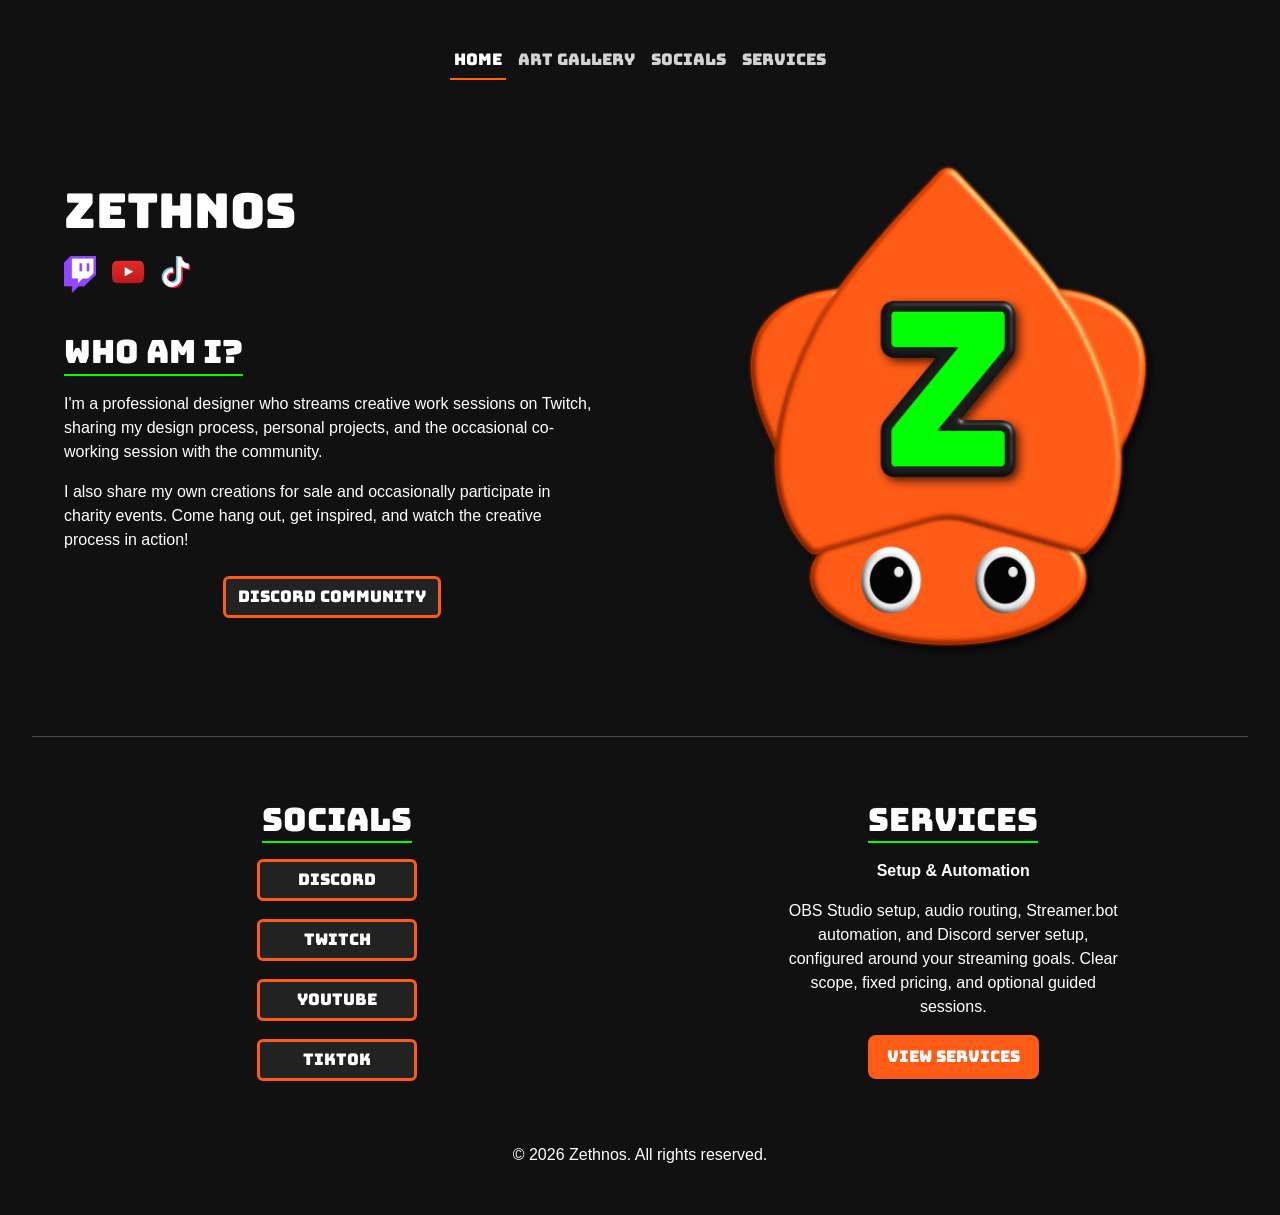
<file: index.html>
<!doctype html>
<html lang="en">
  <head>
    <meta charset="UTF-8" />
    <meta name="viewport" content="width=device-width, initial-scale=1.0" />
    <title>Zethnos | Content Creator & Artist</title>
    <meta
      name="description"
      content="Zethnos is a designer and content creator who streams creative work, shares art, and builds a welcoming community. Explore the portfolio and streaming setup services."
    />
    <meta
      property="og:title"
      content="Zethnos | Content Creator & Freelance Artist"
    />
    <meta
      property="og:description"
      content="Join Zethnos's community for streaming, creative work, and art."
    />
    <meta
      property="og:image"
      content="https://zethnos.com/img/og-home.jpg"
    />
    <meta name="twitter:card" content="summary_large_image" />
    <link rel="canonical" href="https://zethnos.com/" />
    <script type="application/ld+json">
      {
        "@context": "https://schema.org",
        "@type": "Person",
        "name": "Zethnos",
        "jobTitle": "Content Creator and Freelance Artist",
        "url": "https://zethnos.com",
        "sameAs": [
          "https://www.twitch.tv/zethnos",
          "https://www.youtube.com/@zethnos",
          "https://www.tiktok.com/@zethnos"
        ]
      }
    </script>
    <link rel="icon" type="image/x-icon" href="img/favicon/favicon.ico" />
    <link rel="manifest" href="img/favicon/site.webmanifest" />
    <link
      href="https://cdn.jsdelivr.net/npm/bootstrap@5.3.3/dist/css/bootstrap.min.css"
      rel="stylesheet"
    />
    <link
      href="https://fonts.googleapis.com/css2?family=Bungee&display=swap"
      rel="stylesheet"
    />
    <link
      href="https://fonts.googleapis.com/css2?family=Roboto:wght@400;700&display=swap"
      rel="stylesheet"
    />
    <link rel="stylesheet" href="style.css?v=3" />
  </head>
  <body>
    <nav class="navbar navbar-expand-lg">
      <div class="container-fluid">
        <button
          class="navbar-toggler"
          type="button"
          data-bs-toggle="collapse"
          data-bs-target="#navbarNav"
          aria-controls="navbarNav"
          aria-expanded="false"
          aria-label="Toggle navigation"
        >
          <span class="navbar-toggler-icon"></span>
        </button>
        <div
          class="collapse navbar-collapse justify-content-center"
          id="navbarNav"
        >
          <ul class="navbar-nav">
            <li class="nav-item">
              <a class="nav-link active" aria-current="page" href="index.html"
                >Home</a
              >
            </li>
            <li class="nav-item">
              <a class="nav-link" href="gallery.html">Art Gallery</a>
            </li>
            <li class="nav-item">
              <a class="nav-link" href="socials.html">Socials</a>
            </li>
            <li class="nav-item">
              <a class="nav-link" href="services.html">Services</a>
            </li>
          </ul>
        </div>
      </div>
    </nav>

    <div class="card-container">
      <section class="zethnos-card">
        <h1 class="zethnos-title">Zethnos</h1>
        <div class="social-logos">
          <a href="https://www.twitch.tv/zethnos" rel="nofollow" target="_blank"
            ><img src="img/social/twitch.png" alt="Twitch Logo"
          /></a>
          <a
            href="https://www.youtube.com/@zethnos"
            rel="nofollow"
            target="_blank"
            ><img src="img/social/youtube.png" alt="YouTube Logo"
          /></a>
          <a
            href="https://www.tiktok.com/@zethnos"
            rel="nofollow"
            target="_blank"
            ><img src="img/social/tiktok.png" alt="TikTok Logo"
          /></a>
        </div>
        <h2>Who am I?</h2>
        <p>
          I'm a professional designer who streams creative work sessions on
          Twitch, sharing my design process, personal projects, and the
          occasional co-working session with the community.
        </p>
        <p>
          I also share my own creations for sale and occasionally participate in
          charity events. Come hang out, get inspired, and watch the creative
          process in action!
        </p>
        <a
          href="https://discord.gg/MZfSsdnJea"
          rel="nofollow"
          target="_blank"
          class="btn btn-custom"
          >Discord Community</a
        >
      </section>

      <section class="logo-card">
        <img src="img/logo.png" alt="Zethnos Logo" />
      </section>
    </div>
    <hr />
    <div class="card-container">
      <!-- Schedule card removed pending a real data source -->

      <section class="minor-card card-body">
        <h2>Socials</h2>
        <div class="d-flex flex-column align-items-center gap-2">
          <a
            href="https://discord.gg/MZfSsdnJea"
            rel="nofollow"
            class="btn btn-custom" style="width:auto;min-width:160px;"
            target="_blank"
            >Discord</a
          >
          <a
            href="https://www.twitch.tv/zethnos"
            rel="nofollow"
            class="btn btn-custom" style="width:auto;min-width:160px;"
            target="_blank"
            >Twitch</a
          >
          <a
            href="https://www.youtube.com/@zethnos"
            rel="nofollow"
            class="btn btn-custom" style="width:auto;min-width:160px;"
            target="_blank"
            >YouTube</a
          >
          <a
            href="https://www.tiktok.com/@zethnos"
            rel="nofollow"
            class="btn btn-custom" style="width:auto;min-width:160px;"
            target="_blank"
            >TikTok</a
          >
        </div>
      </section>
      <section class="minor-card business">
        <h2>Services</h2>
        <p><strong>Setup &amp; Automation</strong></p>
        <p>
          OBS Studio setup, audio routing, Streamer.bot automation, and Discord
          server setup, configured around your streaming goals. Clear scope,
          fixed pricing, and optional guided sessions.
        </p>
        <p>
          <a href="services.html" class="btn-cta" style="color:#fff !important;">View Services</a>
        </p>
      </section>
    </div>
    <div class="row">
      <footer>
        <p class="text-center">© 2026 Zethnos. All rights reserved.</p>
      </footer>
    </div>
    <script
      src="https://cdn.jsdelivr.net/npm/bootstrap@5.3.3/dist/js/bootstrap.bundle.min.js"
      integrity="sha384-YvpcrYf0tY3lHB60NNkmXc5s9fDVZLESaAA55NDzOxhy9GkcIdslK1eN7N6jIeHz"
      crossorigin="anonymous"
    ></script>
  </body>
<!-- Cloudflare Web Analytics --><script type='module' src='https://static.cloudflareinsights.com/beacon.min.js' data-cf-beacon='{"token": "5ae71d0bb1634c629a04a23cfa658bd1"}'></script><!-- End Cloudflare Web Analytics -->
</html>
</file>
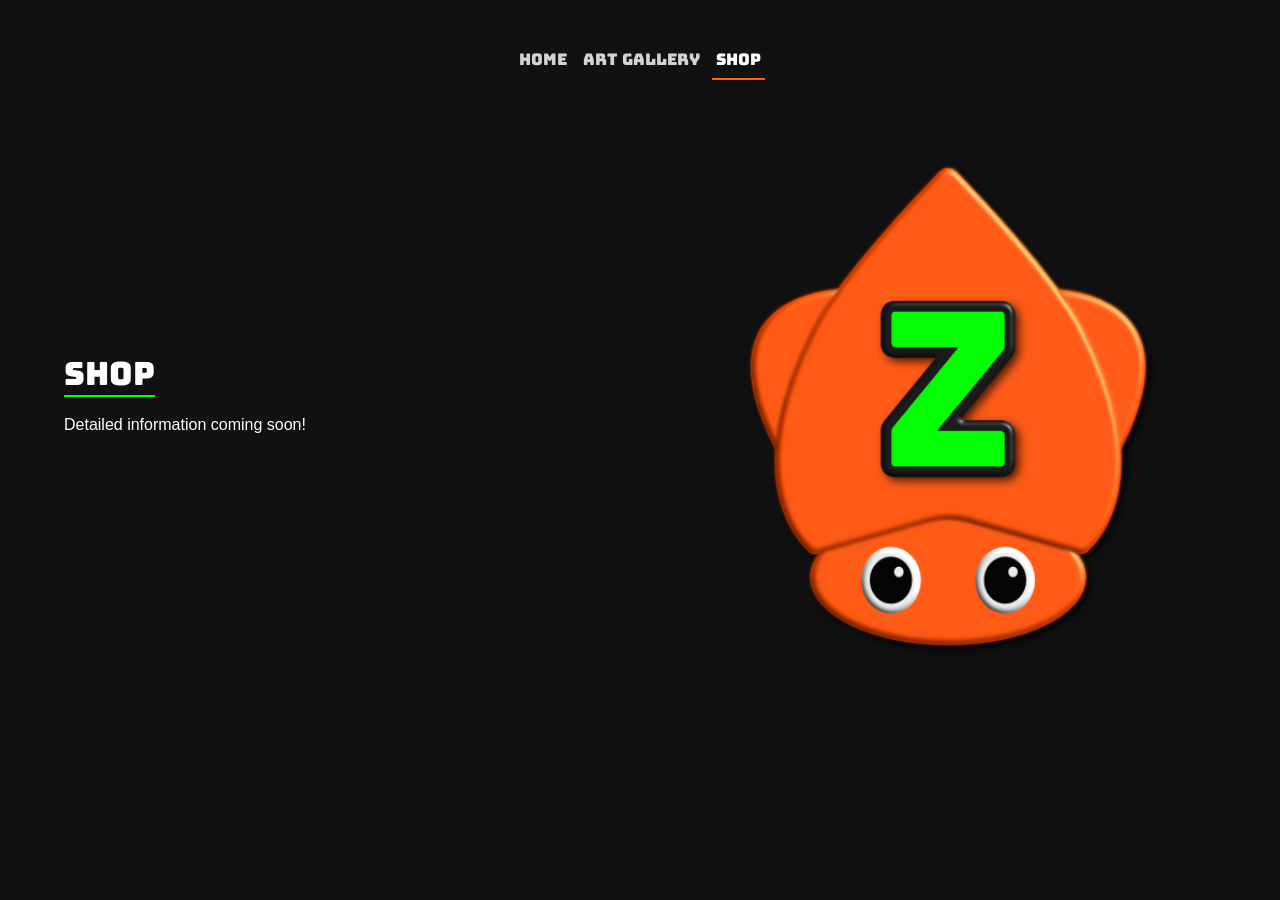
<file: freelance.html>
<!DOCTYPE html>
<html lang="en">
  <head>
    <meta charset="UTF-8" />
    <meta name="viewport" content="width=device-width, initial-scale=1.0" />
    <title>Zethnos Freelance Services | Custom Art & Websites</title>
    <meta
      name="description"
      content="Zethnos offers freelance services including custom digital art and website design. Join the waitlist for future commissions."
    />
    <meta
      property="og:title"
      content="Zethnos Freelance Services | Custom Art & Websites"
    />
    <meta
      property="og:description"
      content="Explore Zethnos's freelance offerings, including custom digital art and website design. Join the waitlist today."
    />
    <meta
      property="og:image"
      content="https://www.zethnos.com/images/freelance-og-image.jpg"
    />
    <meta property="og:url" content="https://www.zethnos.com/freelance.html" />
    <meta name="twitter:card" content="summary_large_image" />
    <link rel="canonical" href="https://www.zethnos.com/freelance.html" />
    <script type="application/ld+json">
      {
        "@context": "https://schema.org",
        "@type": "Service",
        "serviceType": "Freelance Digital Art and Web Design",
        "provider": {
          "@type": "Person",
          "name": "Zethnos",
          "url": "https://www.zethnos.com"
        },
        "description": "Zethnos provides custom digital art and website design services. Currently not accepting new clients, but join the waitlist for future opportunities."
      }
    </script>
    <link rel="icon" type="image/x-icon" href="img/favicon/favicon.ico" />
    <link
      href="https://cdn.jsdelivr.net/npm/bootstrap@5.3.0/dist/css/bootstrap.min.css"
      rel="stylesheet"
    />
    <link
      href="https://fonts.googleapis.com/css2?family=Bungee&display=swap"
      rel="stylesheet"
    />
    <link
      href="https://fonts.googleapis.com/css2?family=Roboto:wght@400;700&display=swap"
      rel="stylesheet"
    />
    <link rel="stylesheet" href="style.css" />
  </head>
  <body>
    <nav class="navbar navbar-expand-lg">
      <div class="container-fluid">
        <button
          class="navbar-toggler"
          type="button"
          data-bs-toggle="collapse"
          data-bs-target="#navbarNav"
          aria-controls="navbarNav"
          aria-expanded="false"
          aria-label="Toggle navigation"
        >
          <span class="navbar-toggler-icon"></span>
        </button>
        <div
          class="collapse navbar-collapse justify-content-center"
          id="navbarNav"
        >
          <ul class="navbar-nav">
            <li class="nav-item">
              <a class="nav-link" aria-current="page" href="index.html">Home</a>
            </li>
            <li class="nav-item">
              <a class="nav-link" href="gallery.html">Art Gallery</a>
            </li>
            <li class="nav-item">
              <a class="nav-link active" href="#shop">Shop</a>
            </li>
          </ul>
        </div>
      </div>
    </nav>

    <div class="card-container">
      <section class="zethnos-card">
        <h2>Shop</h2>
        <p>Detailed information coming soon!</p>
      </section>

      <section class="logo-card">
        <img src="img/logo.png" alt="Zethnos Logo" />
      </section>
    </div>
    <script
      src="https://cdn.jsdelivr.net/npm/bootstrap@5.3.3/dist/js/bootstrap.bundle.min.js"
      integrity="sha384-YvpcrYf0tY3lHB60NNkmXc5s9fDVZLESaAA55NDzOxhy9GkcIdslK1eN7N6jIeHz"
      crossorigin="anonymous"
    ></script>
  </body>
</html>
</file>
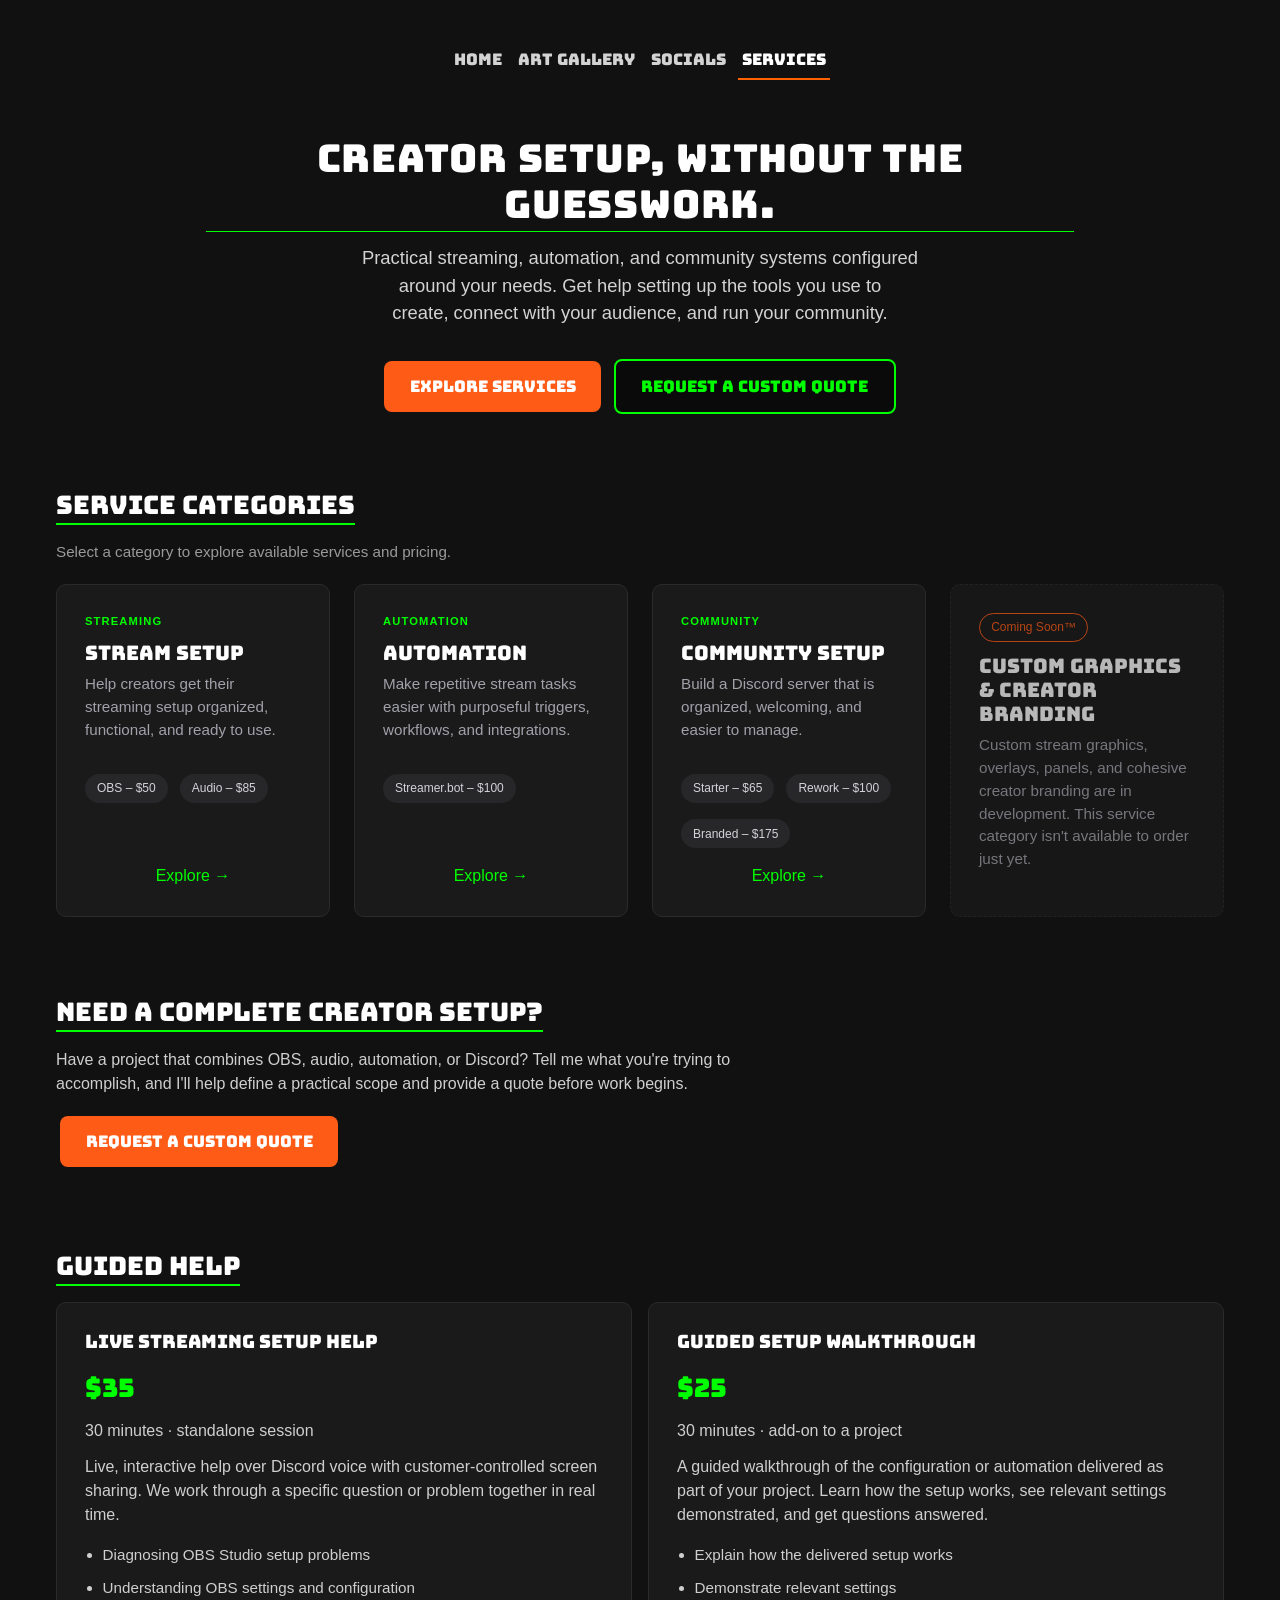
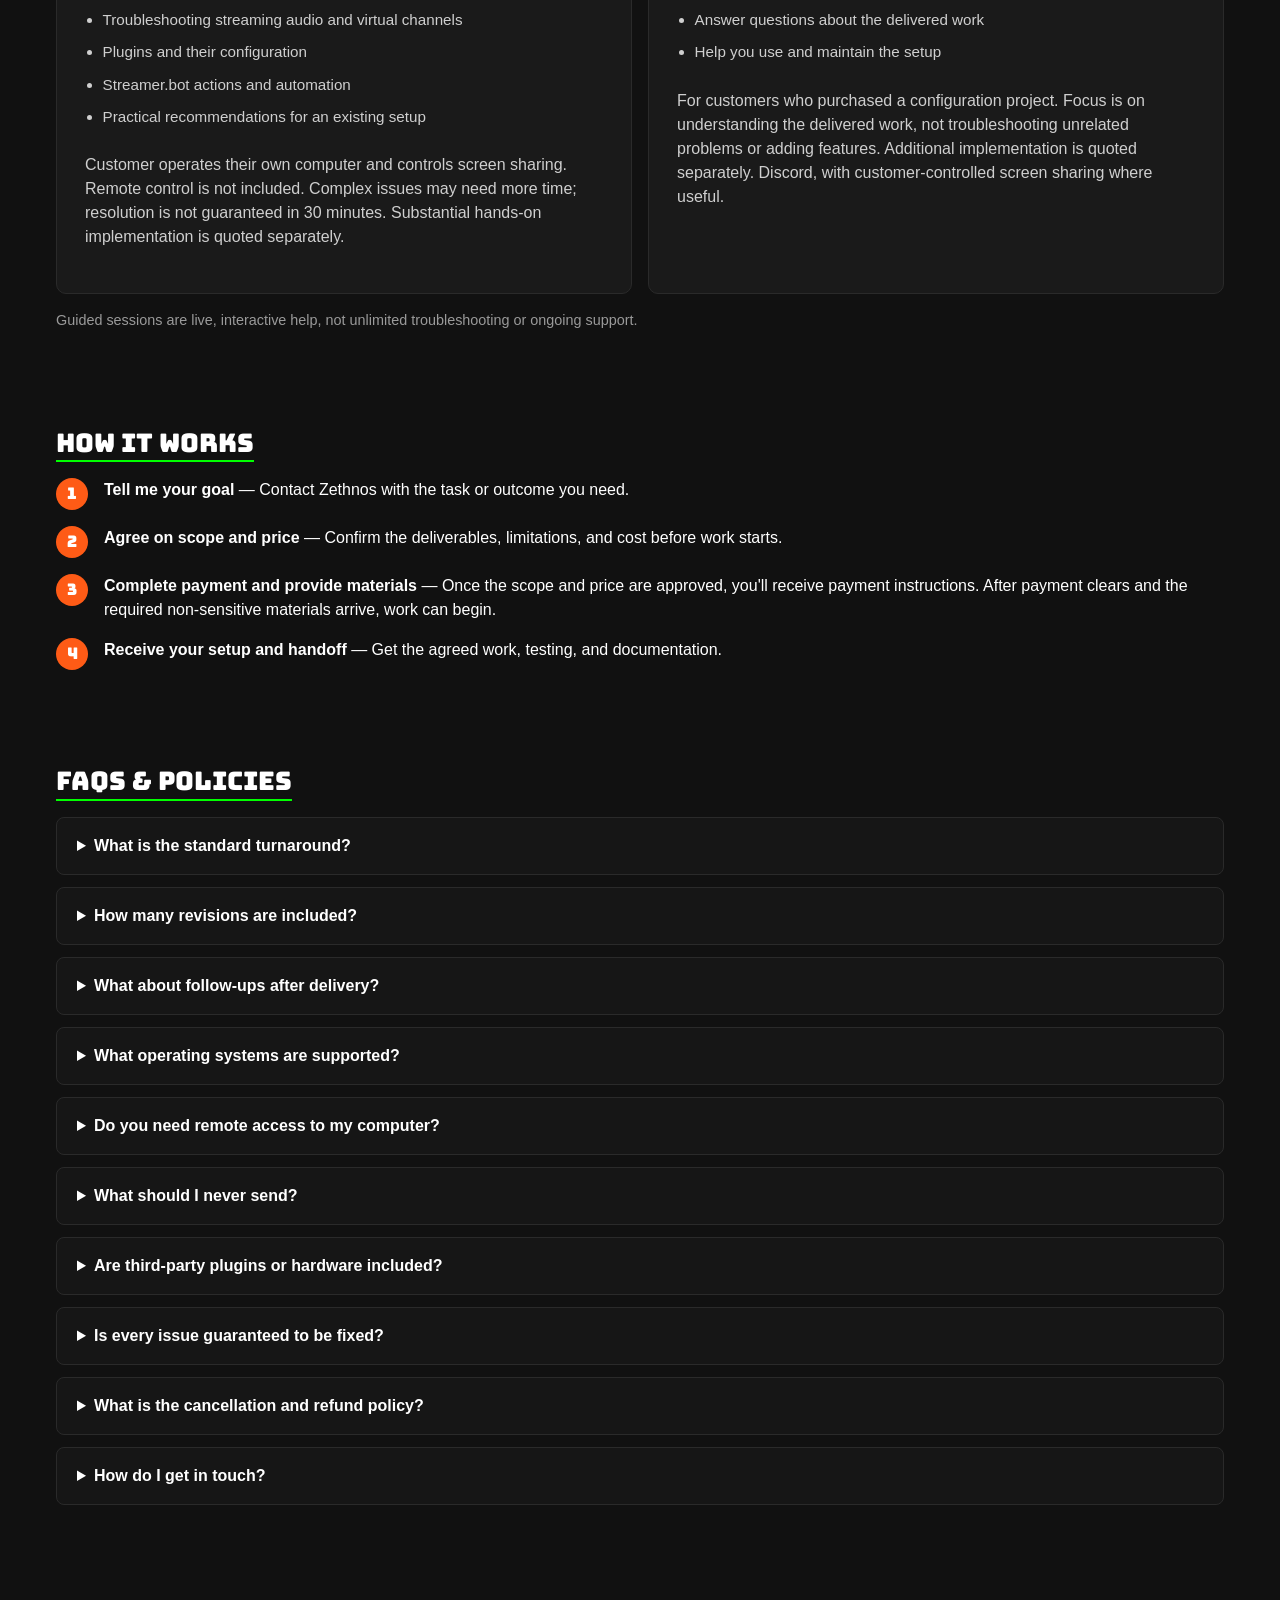
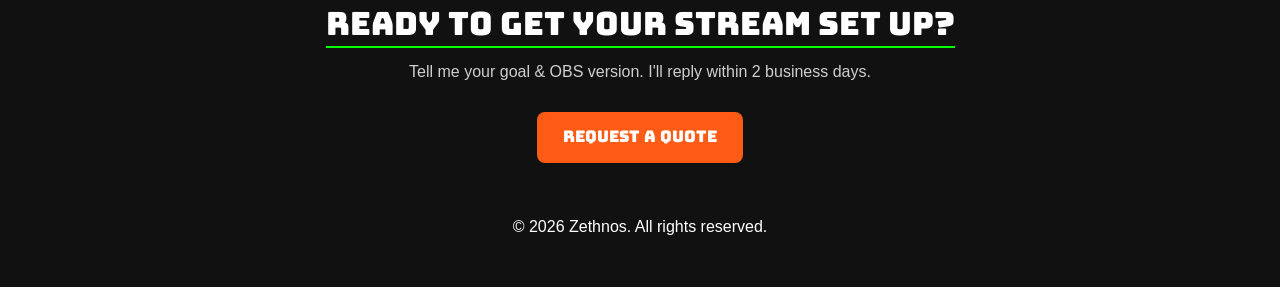
<file: services.html>
<!doctype html>
<html lang="en">
  <head>
    <meta charset="UTF-8" />
    <meta name="viewport" content="width=device-width, initial-scale=1.0" />
    <title>Creator Setup, Automation &amp; Discord | Zethnos</title>
    <meta name="description" content="Practical streaming, automation, and community systems configured around your needs. OBS setup, audio routing, Streamer.bot automation, and Discord server setup." />
    <meta property="og:title" content="Creator Setup, Automation &amp; Discord | Zethnos" />
    <meta name="og:description" content="Practical streaming, automation, and community systems configured around your needs. OBS setup, audio routing, Streamer.bot automation, and Discord server setup." />
    <meta property="og:image" content="https://zethnos.com/img/og-home.jpg" />
    <link rel="icon" type="image/x-icon" href="img/favicon/favicon.ico" />
    <link rel="manifest" href="img/favicon/site.webmanifest" />
    <link href="https://cdn.jsdelivr.net/npm/bootstrap@5.3.3/dist/css/bootstrap.min.css" rel="stylesheet" />
    <link href="https://fonts.googleapis.com/css2?family=Bungee&display=swap" rel="stylesheet" />
    <link href="https://fonts.googleapis.com/css2?family=Roboto:wght@400;700&display=swap" rel="stylesheet" />
    <link rel="stylesheet" href="style.css?v=4" />
    <link rel="canonical" href="https://zethnos.com/services.html" />
  </head>
<body class="services-page">
    <nav class="navbar navbar-expand-lg">
      <div class="container-fluid">
        <button class="navbar-toggler" type="button" data-bs-toggle="collapse" data-bs-target="#navbarNav" aria-controls="navbarNav" aria-expanded="false" aria-label="Toggle navigation">
          <span class="navbar-toggler-icon"></span>
        </button>
        <div class="collapse navbar-collapse justify-content-center" id="navbarNav">
          <ul class="navbar-nav">
            <li class="nav-item"><a class="nav-link" href="index.html">Home</a></li>
            <li class="nav-item"><a class="nav-link" href="gallery.html">Art Gallery</a></li>
            <li class="nav-item"><a class="nav-link" href="socials.html">Socials</a></li>
            <li class="nav-item"><a class="nav-link active" href="services.html">Services</a></li>
          </ul>
        </div>
      </div>
    </nav>

    <section class="svc-hero">
      <h1>Creator Setup, Without the Guesswork.</h1>
      <p class="lead">Practical streaming, automation, and community systems configured around your needs. Get help setting up the tools you use to create, connect with your audience, and run your community.</p>
      <div>
        <a class="svc-cta" href="#categories">Explore Services</a>
        <a class="svc-cta secondary" href="mailto:business@zethnos.com?subject=Streaming%20Setup%20Project%20Inquiry">Request a Custom Quote</a>
      </div>
    </section>

    <section class="svc-section" id="categories">
      <h2>Service Categories</h2>
      <p class="svc-cat-instruction">Select a category to explore available services and pricing.</p>
      <div class="row g-4" id="category-grid">
        <div class="col-md-6 col-lg-3">
          <div class="cat-card" data-category="stream">
            <div class="cat-tag">STREAMING</div>
            <h3>Stream Setup</h3>
            <p>Help creators get their streaming setup organized, functional, and ready to use.</p>
            <div class="cat-offers">
              <div class="cat-offer">OBS – $50</div>
              <div class="cat-offer">Audio – $85</div>
            </div>
            <button class="cat-explore" type="button" data-target="stream" aria-expanded="false" aria-controls="service-panel">Explore →</button>
          </div>
        </div>
        <div class="col-md-6 col-lg-3">
          <div class="cat-card" data-category="automation">
            <div class="cat-tag">AUTOMATION</div>
            <h3>Automation</h3>
            <p>Make repetitive stream tasks easier with purposeful triggers, workflows, and integrations.</p>
            <div class="cat-offers">
              <div class="cat-offer">Streamer.bot – $100</div>
            </div>
            <button class="cat-explore" type="button" data-target="automation" aria-expanded="false" aria-controls="service-panel">Explore →</button>
          </div>
        </div>
        <div class="col-md-6 col-lg-3">
          <div class="cat-card" data-category="community">
            <div class="cat-tag">COMMUNITY</div>
            <h3>Community Setup</h3>
            <p>Build a Discord server that is organized, welcoming, and easier to manage.</p>
            <div class="cat-offers">
              <div class="cat-offer">Starter – $65</div>
              <div class="cat-offer">Rework – $100</div>
              <div class="cat-offer">Branded – $175</div>
            </div>
            <button class="cat-explore" type="button" data-target="community" aria-expanded="false" aria-controls="service-panel">Explore →</button>
          </div>
        </div>
        <div class="col-md-6 col-lg-3">
          <div class="cat-card coming" data-category="graphics">
            <span class="cat-badge">Coming Soon™</span>
            <h3>Custom Graphics &amp; Creator Branding</h3>
            <p>Custom stream graphics, overlays, panels, and cohesive creator branding are in development. This service category isn't available to order just yet.</p>
          </div>
        </div>
      </div>

      <div id="service-panel" class="svc-panel" aria-live="polite" hidden>
        <h3 id="service-panel-title" class="svc-panel-title">Service Details</h3>
        <div class="svc-panel-section" data-category="stream">
          <div class="svc-card">
            <h4>OBS Studio Setup or Cleanup</h4>
            <div class="svc-price">$50</div>
            <p>One clearly scoped setup or improvement.</p>
            <ul>
              <li>Scene and source organization</li>
              <li>Webcam, capture, and media sources</li>
              <li>Stream and recording settings</li>
              <li>Basic transitions and workflows</li>
              <li>Cleanup and a test checklist</li>
            </ul>
            <p class="svc-note">The $50 price covers one agreed setup or cleanup outcome. Extensive scene collections, multiple unrelated issues, or substantially larger projects may require a custom quote.</p>
          </div>
          <div class="svc-card">
            <h4>Audio Routing &amp; Virtual Channels</h4>
            <div class="svc-price">$85</div>
            <p>One defined audio-routing goal.</p>
            <ul>
              <li>Configure an agreed set of audio sources and routing paths</li>
              <li>Virtual audio channel configuration</li>
              <li>Routing and monitoring</li>
              <li>Stream vs. headphone planning</li>
              <li>Routing docs and verification steps</li>
            </ul>
            <p class="svc-note">Scope depends on hardware, OS, and software compatibility.</p>
          </div>
        </div>
        <div class="svc-panel-section" data-category="automation" hidden>
          <div class="svc-card">
            <h4>Streamer.bot Automation</h4>
            <div class="svc-price">$100</div>
            <p>One agreed automation workflow.</p>
            <ul>
              <li>Chat commands and event triggers</li>
              <li>OBS scene/source control</li>
              <li>Multi-step automation</li>
              <li>Supported tool integrations</li>
              <li>Testing and setup notes</li>
            </ul>
            <p class="svc-note">The $100 price covers one defined automation outcome or appropriately bounded workflow. Multiple workflows, complex integrations, or substantially larger projects may require a custom quote.</p>
          </div>
        </div>
        <div class="svc-panel-section" data-category="community" hidden>
          <div class="svc-card">
            <h4>Discord Starter Server Setup</h4>
            <div class="svc-price">$65</div>
            <p>A clean, organized Discord server for a new or small creator community.</p>
            <ul>
              <li>Organization of up to 15 channels into sensible categories</li>
              <li>Basic role and permission configuration</li>
              <li>Rules and welcome channel structure</li>
              <li>Configuration of one existing, reputable Discord bot</li>
              <li>Basic channel and permission testing</li>
              <li>One revision round</li>
              <li>Concise handover guide</li>
            </ul>
            <p class="svc-note">Customer must own and control the server. Configures an existing bot; no custom bot development. Custom graphics, extensive copywriting, and paid bot subscriptions excluded unless quoted.</p>
          </div>
          <div class="svc-card">
            <h4>Discord Server Rework &amp; Optimization</h4>
            <div class="svc-price">$100</div>
            <p>Improve an existing server that has become cluttered, confusing, or difficult to manage.</p>
            <ul>
              <li>Review of existing channel and role structure</li>
              <li>Reorganization of channels and categories within agreed scope</li>
              <li>Role and permission cleanup</li>
              <li>Basic configuration fixes for existing bots</li>
              <li>Testing of agreed changes</li>
              <li>One revision round</li>
            </ul>
            <p class="svc-note">Customer approves intended changes before implementation. No unlimited restructuring, ongoing moderation, or complex custom integrations. Large servers and complex permission problems require a custom quote.</p>
          </div>
          <div class="svc-card">
            <h4>Branded Community Setup</h4>
            <div class="svc-price">$175</div>
            <p>A more comprehensive, launch-ready Discord community with a cohesive, organized experience.</p>
            <ul>
              <li>Detailed channel and category structure</li>
              <li>Role hierarchy and permission configuration</li>
              <li>Welcome and onboarding flow</li>
              <li>Configuration of up to three existing Discord bots</li>
              <li>Basic verification and moderation settings</li>
              <li>Branded text embeds using customer-supplied assets</li>
              <li>Testing and handover guide</li>
              <li>Two revision rounds</li>
            </ul>
            <p class="svc-note">Custom graphic design and commissioned artwork not included. Paid bots, subscriptions, custom bot development, and advanced integrations excluded unless quoted. Complex security requirements or large communities require a custom quote.</p>
          </div>
          <div class="svc-card">
            <h4>Discord Add-ons</h4>
            <div class="svc-price">From $25</div>
            <p>Optional enhancements for any Discord package.</p>
            <ul>
              <li>Additional existing bot configuration: $25–$50</li>
              <li>Twitch or YouTube notification integration: $30–$60</li>
              <li>Reaction/button roles or onboarding workflow: $25–$50</li>
              <li>Verification and moderation configuration: $40–$85</li>
              <li>Custom branding, advanced integrations, complex projects: custom quote</li>
            </ul>
            <p class="svc-note">Starting prices, not automatic fixed prices. Final quote depends on complexity and agreed scope. Not every Discord bot or integration is supported.</p>
          </div>
        </div>
      </div>
    </section>

    <section class="svc-section">
      <h2>Need a Complete Creator Setup?</h2>
      <p style="color:#cfcfcf;max-width:720px;">Have a project that combines OBS, audio, automation, or Discord? Tell me what you're trying to accomplish, and I'll help define a practical scope and provide a quote before work begins.</p>
      <a class="svc-cta" href="mailto:business@zethnos.com?subject=Streaming%20Setup%20Project%20Inquiry">Request a Custom Quote</a>
    </section>

    <section class="svc-section">
      <h2>Guided Help</h2>
      <div class="row g-3">
        <div class="col-md-6">
          <div class="svc-card">
            <h3>Live Streaming Setup Help</h3>
            <div class="svc-price">$35</div>
            <p class="svc-note" style="margin-top:0;margin-bottom:0.75rem;">30 minutes · standalone session</p>
            <p>Live, interactive help over Discord voice with customer-controlled screen sharing. We work through a specific question or problem together in real time.</p>
            <ul>
              <li>Diagnosing OBS Studio setup problems</li>
              <li>Understanding OBS settings and configuration</li>
              <li>Troubleshooting streaming audio and virtual channels</li>
              <li>Plugins and their configuration</li>
              <li>Streamer.bot actions and automation</li>
              <li>Practical recommendations for an existing setup</li>
            </ul>
            <p class="svc-note">Customer operates their own computer and controls screen sharing. Remote control is not included. Complex issues may need more time; resolution is not guaranteed in 30 minutes. Substantial hands-on implementation is quoted separately.</p>
          </div>
        </div>
        <div class="col-md-6">
          <div class="svc-card">
            <h3>Guided Setup Walkthrough</h3>
            <div class="svc-price">$25</div>
            <p class="svc-note" style="margin-top:0;margin-bottom:0.75rem;">30 minutes · add-on to a project</p>
            <p>A guided walkthrough of the configuration or automation delivered as part of your project. Learn how the setup works, see relevant settings demonstrated, and get questions answered.</p>
            <ul>
              <li>Explain how the delivered setup works</li>
              <li>Demonstrate relevant settings</li>
              <li>Answer questions about the delivered work</li>
              <li>Help you use and maintain the setup</li>
            </ul>
            <p class="svc-note">For customers who purchased a configuration project. Focus is on understanding the delivered work, not troubleshooting unrelated problems or adding features. Additional implementation is quoted separately. Discord, with customer-controlled screen sharing where useful.</p>
          </div>
        </div>
      </div>
      <p class="svc-note">Guided sessions are live, interactive help, not unlimited troubleshooting or ongoing support.</p>
    </section>

    <section class="svc-section">
      <h2>How It Works</h2>
      <ol class="svc-steps">
        <li><div><strong>Tell me your goal</strong> — Contact Zethnos with the task or outcome you need.</div></li>
        <li><div><strong>Agree on scope and price</strong> — Confirm the deliverables, limitations, and cost before work starts.</div></li>
        <li><div><strong>Complete payment and provide materials</strong> — Once the scope and price are approved, you'll receive payment instructions. After payment clears and the required non-sensitive materials arrive, work can begin.</div></li>
        <li><div><strong>Receive your setup and handoff</strong> — Get the agreed work, testing, and documentation.</div></li>
      </ol>
    </section>

    <section class="svc-section">
      <h2>FAQs &amp; Policies</h2>
      <div class="faq">
        <details><summary>What is the standard turnaround?</summary><p>Standard turnaround: 3 to 5 business days after payment clears and all required materials are received.</p></details>
        <details><summary>How many revisions are included?</summary><p>One reasonable revision round for a mismatch with the agreed scope. New features and changed requirements are quoted separately.</p></details>
        <details><summary>What about follow-ups after delivery?</summary><p>Two email follow-ups within seven calendar days of delivery, limited to the work delivered.</p></details>
        <details><summary>What operating systems are supported?</summary><p>Windows-first service. Other operating systems may be assessed by request, without implying standard support.</p></details>
        <details><summary>Do you need remote access to my computer?</summary><p>Customer-controlled screen sharing only. Remote control is not included by default; you retain control of your computer.</p></details>
        <details><summary>What should I never send?</summary><p>Never send passwords, stream keys, account recovery codes, authentication tokens, or similar secrets. Share redacted screenshots or configuration exports where possible.</p></details>
        <details><summary>Are third-party plugins or hardware included?</summary><p>Third-party plugins, APIs, and services can change. Paid plugins, hardware, and subscriptions are not included unless quoted.</p></details>
        <details><summary>Is every issue guaranteed to be fixed?</summary><p>No guarantee that every technical issue can be repaired.</p></details>
        <details><summary>What is the cancellation and refund policy?</summary><p>Cancellation before work begins: refund available on request. After work begins, a refund for the uncompleted portion may be available where reasonably calculable, subject to applicable law. Raise delivery concerns by email.</p></details>
        <details><summary>How do I get in touch?</summary><p>Email business@zethnos.com. I reply within 2 business days.</p></details>
      </div>
    </section>

    <section class="svc-final">
      <h2>Ready to Get Your Stream Set Up?</h2>
      <p style="color:#cfcfcf;max-width:600px;margin:0 auto 1.5rem;">Tell me your goal &amp; OBS version. I'll reply within 2 business days.</p>
      <a class="svc-cta" href="mailto:business@zethnos.com?subject=Streaming%20Setup%20Project%20Inquiry">Request a Quote</a>
    </section>

    <div>
      <footer><p class="text-center">© 2026 Zethnos. All rights reserved.</p></footer>
    </div>
    <script>
      (function () {
        var buttons = document.querySelectorAll('.cat-explore');
        var sections = document.querySelectorAll('.svc-panel-section');
        var panel = document.getElementById('service-panel');
        var panelTitle = document.getElementById('service-panel-title');
        var titles = { stream: 'Stream Setup', automation: 'Automation', community: 'Community Setup' };
        var prefersReduced = window.matchMedia('(prefers-reduced-motion: reduce)').matches;
        var current = null;
        function closePanel() {
          panel.hidden = true;
          sections.forEach(function (s) { s.hidden = true; });
          document.querySelectorAll('.cat-card').forEach(function (c) {
            c.classList.remove('selected');
            var btn = c.querySelector('.cat-explore');
            if (btn) { btn.setAttribute('aria-expanded', 'false'); btn.textContent = 'Explore →'; }
          });
          current = null;
        }
        function show(cat) {
          if (current === cat) { closePanel(); return; }
          sections.forEach(function (s) { s.hidden = (s.dataset.category !== cat); });
          document.querySelectorAll('.cat-card').forEach(function (c) {
            var isSel = c.dataset.category === cat;
            c.classList.toggle('selected', isSel);
            var btn = c.querySelector('.cat-explore');
            if (btn) {
              btn.setAttribute('aria-expanded', isSel ? 'true' : 'false');
              btn.textContent = isSel ? 'Viewing →' : 'Explore →';
            }
          });
          panelTitle.textContent = titles[cat] || 'Service Details';
          panel.hidden = false;
          current = cat;
          var heading = panelTitle;
          var rect = heading.getBoundingClientRect();
          var nav = document.querySelector('.navbar');
          var navHeight = nav ? nav.getBoundingClientRect().height : 0;
          var top = rect.top - navHeight;
          var bottom = rect.bottom;
          var vh = window.innerHeight;
          if (top < 0 || bottom > vh) {
            var target = heading.getBoundingClientRect().top + window.scrollY - navHeight - 16;
            window.scrollTo({ top: target, behavior: prefersReduced ? 'auto' : 'smooth' });
          }
        }
        buttons.forEach(function (btn) {
          btn.addEventListener('click', function (e) {
            e.preventDefault();
            show(btn.dataset.target);
          });
        });
      })();
    </script>
    <script src="https://cdn.jsdelivr.net/npm/bootstrap@5.3.3/dist/js/bootstrap.bundle.min.js"></script>
  </body>
<!-- Cloudflare Web Analytics --><script type='module' src='https://static.cloudflareinsights.com/beacon.min.js' data-cf-beacon='{"token": "5ae71d0bb1634c629a04a23cfa658bd1"}'></script><!-- End Cloudflare Web Analytics -->
</html>
</file>
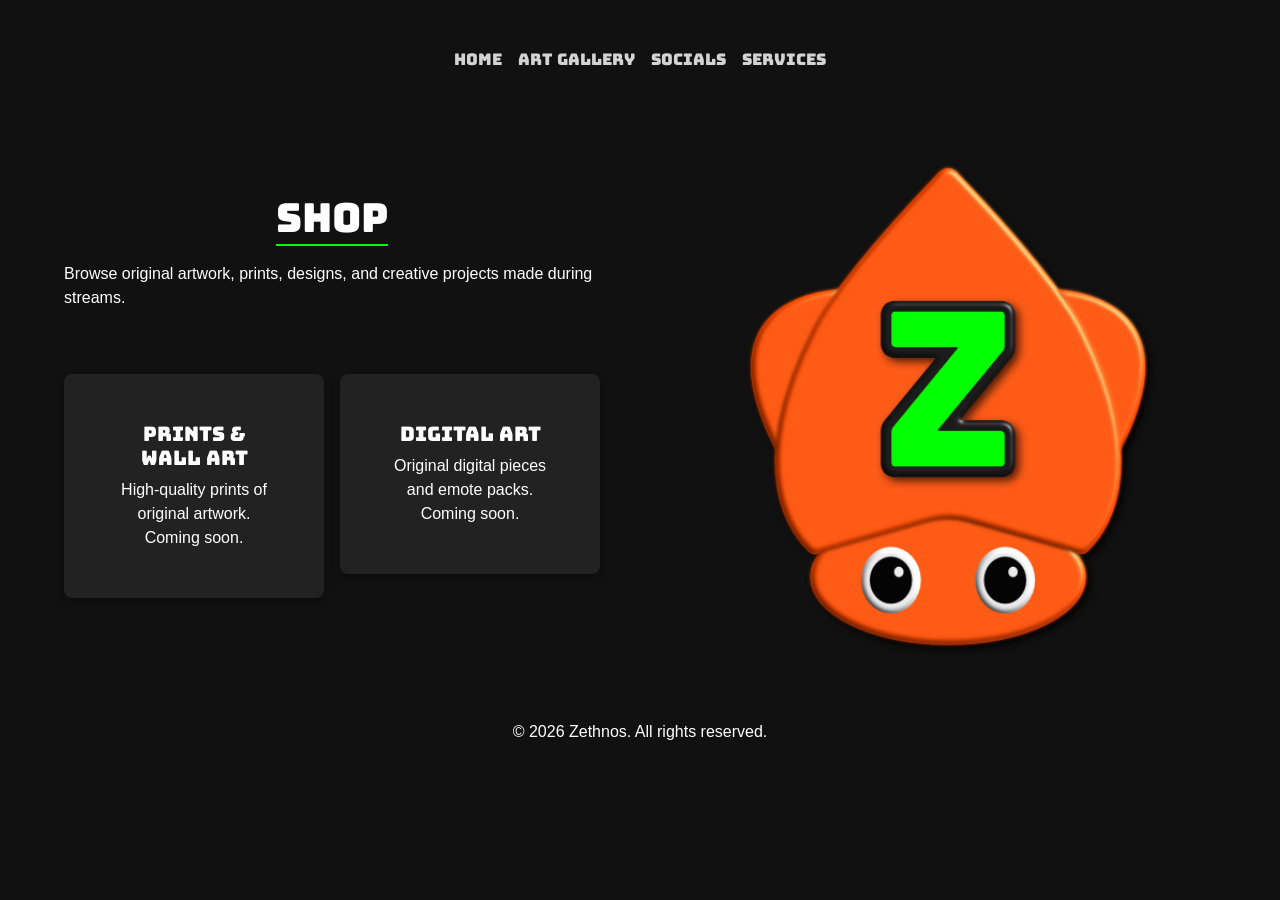
<file: shop.html>
<!doctype html>
<html lang="en">
  <head>
    <meta charset="UTF-8" />
    <meta name="viewport" content="width=device-width, initial-scale=1.0" />
    <meta name="robots" content="noindex" />
    <title>Zethnos Shop | Original Art & Designs</title>
    <meta
      name="description"
      content="Shop original artwork, designs, and creative projects by Zethnos. Browse prints, emotes, and more."
    />
    <meta
      property="og:title"
      content="Zethnos Shop | Original Art & Designs"
    />
    <meta
      property="og:description"
      content="Browse Zethnos's original artwork, designs, and creative projects available for purchase."
    />
    <meta
      property="og:image"
      content="https://zethnos.com/img/og-shop.jpg"
    />
    <meta property="og:url" content="https://zethnos.com/shop.html" />
    <meta name="twitter:card" content="summary_large_image" />
    <link rel="canonical" href="https://zethnos.com/shop.html" />
    <script type="application/ld+json">
      {
        "@context": "https://schema.org",
        "@type": "Store",
        "name": "Zethnos Shop",
        "url": "https://zethnos.com/shop.html",
        "description": "Original artwork, designs, and creative projects by Zethnos."
      }
    </script>
    <link rel="icon" type="image/x-icon" href="img/favicon/favicon.ico" />
    <link rel="manifest" href="img/favicon/site.webmanifest" />
    <link
      href="https://cdn.jsdelivr.net/npm/bootstrap@5.3.3/dist/css/bootstrap.min.css"
      rel="stylesheet"
    />
    <link
      href="https://fonts.googleapis.com/css2?family=Bungee&display=swap"
      rel="stylesheet"
    />
    <link
      href="https://fonts.googleapis.com/css2?family=Roboto:wght@400;700&display=swap"
      rel="stylesheet"
    />
    <link rel="stylesheet" href="style.css" />
  </head>
  <body>
    <nav class="navbar navbar-expand-lg">
      <div class="container-fluid">
        <button
          class="navbar-toggler"
          type="button"
          data-bs-toggle="collapse"
          data-bs-target="#navbarNav"
          aria-controls="navbarNav"
          aria-expanded="false"
          aria-label="Toggle navigation"
        >
          <span class="navbar-toggler-icon"></span>
        </button>
        <div
          class="collapse navbar-collapse justify-content-center"
          id="navbarNav"
        >
          <ul class="navbar-nav">
            <li class="nav-item">
              <a class="nav-link" aria-current="page" href="index.html">Home</a>
            </li>
            <li class="nav-item">
              <a class="nav-link" href="gallery.html">Art Gallery</a>
            </li>
            <li class="nav-item">
              <a class="nav-link" href="socials.html">Socials</a>
            </li>
            <li class="nav-item">
              <a class="nav-link" href="services.html">Services</a>
            </li>
          </ul>
        </div>
      </div>
    </nav>

    <div class="card-container">
      <section class="zethnos-card">
        <h1>Shop</h1>
        <p>Browse original artwork, prints, designs, and creative projects made during streams.</p>
        <div class="row g-3 mt-3">
          <div class="col-md-6">
            <div class="card">
              <div class="card-body">
                <h5 class="card-title">Prints & Wall Art</h5>
                <p class="card-text">High-quality prints of original artwork. Coming soon.</p>
              </div>
            </div>
          </div>
          <div class="col-md-6">
            <div class="card">
              <div class="card-body">
                <h5 class="card-title">Digital Art</h5>
                <p class="card-text">Original digital pieces and emote packs. Coming soon.</p>
              </div>
            </div>
          </div>
        </div>
      </section>

      <section class="logo-card">
        <img src="img/logo.png" alt="Zethnos Logo" />
      </section>
    </div>
    <div class="row">
      <footer>
        <p class="text-center">© 2026 Zethnos. All rights reserved.</p>
      </footer>
    </div>
    <script
      src="https://cdn.jsdelivr.net/npm/bootstrap@5.3.3/dist/js/bootstrap.bundle.min.js"
      integrity="sha384-YvpcrYf0tY3lHB60NNkmXc5s9fDVZLESaAA55NDzOxhy9GkcIdslK1eN7N6jIeHz"
      crossorigin="anonymous"
    ></script>
  </body>
<!-- Cloudflare Web Analytics --><script type='module' src='https://static.cloudflareinsights.com/beacon.min.js' data-cf-beacon='{"token": "5ae71d0bb1634c629a04a23cfa658bd1"}'></script><!-- End Cloudflare Web Analytics -->
</html>
</file>
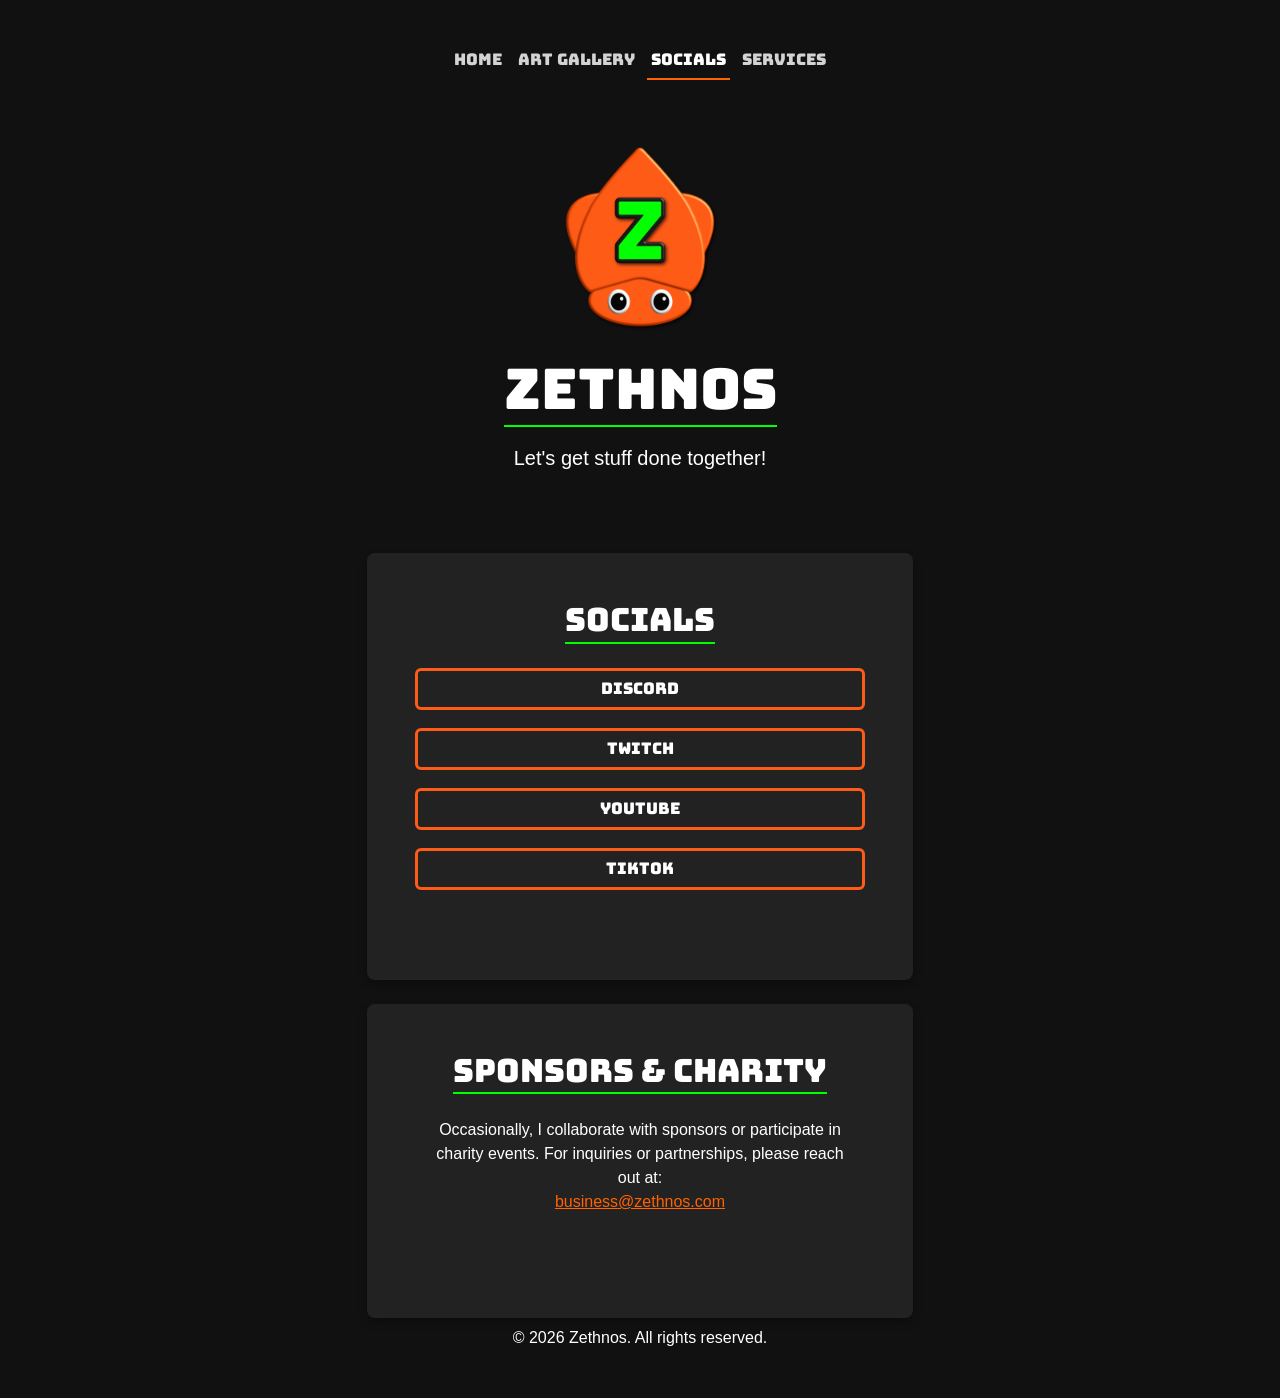
<file: socials.html>
<!doctype html>
<html lang="en">
  <head>
    <meta charset="UTF-8" />
    <meta name="viewport" content="width=device-width, initial-scale=1.0" />
    <title>Zethnos Socials | Streaming & Community</title>
    <meta
      name="description"
      content="Join Zethnos on Twitch, YouTube, and Discord for streaming, co-working, and Marvel Rivals content."
    />
    <meta
      property="og:title"
      content="Zethnos Socials | Streaming & Community"
    />
    <meta
      property="og:description"
      content="Connect with Zethnos for live streams, co-working sessions, and Marvel Rivals gameplay on Twitch, YouTube, and more."
    />
    <meta
      property="og:image"
      content="https://zethnos.com/img/socials-og-image.jpg"
    />
    <meta property="og:url" content="https://zethnos.com/socials.html" />
    <meta name="twitter:card" content="summary_large_image" />
    <link rel="canonical" href="https://zethnos.com/socials.html" />
    <script type="application/ld+json">
      {
        "@context": "https://schema.org",
        "@type": "Person",
        "name": "Zethnos",
        "url": "https://zethnos.com",
        "sameAs": [
          "https://www.twitch.tv/zethnos",
          "https://kick.com/zethnos",
          "https://www.youtube.com/@zethnos",
          "https://www.tiktok.com/@zethnos",
          "https://x.com/zethnos",
          "https://discord.gg/zethnos"
        ]
      }
    </script>
    <link rel="icon" type="image/x-icon" href="img/favicon/favicon.ico" />
    <link rel="manifest" href="img/favicon/site.webmanifest" />
    <link
      href="https://cdn.jsdelivr.net/npm/bootstrap@5.3.3/dist/css/bootstrap.min.css"
      rel="stylesheet"
    />
    <link
      href="https://fonts.googleapis.com/css2?family=Bungee&display=swap"
      rel="stylesheet"
    />
    <link
      href="https://fonts.googleapis.com/css2?family=Roboto:wght@400;700&display=swap"
      rel="stylesheet"
    />
    <link rel="stylesheet" href="style.css" />
  </head>
  <body>
    <nav class="navbar navbar-expand-lg">
      <div class="container-fluid">
        <button
          class="navbar-toggler"
          type="button"
          data-bs-toggle="collapse"
          data-bs-target="#navbarNav"
          aria-controls="navbarNav"
          aria-expanded="false"
          aria-label="Toggle navigation"
        >
          <span class="navbar-toggler-icon"></span>
        </button>
        <div
          class="collapse navbar-collapse justify-content-center"
          id="navbarNav"
        >
          <ul class="navbar-nav">
            <li class="nav-item">
              <a class="nav-link" aria-current="page" href="index.html">Home</a>
            </li>
            <li class="nav-item">
              <a class="nav-link" href="gallery.html">Art Gallery</a>
            </li>
            <li class="nav-item">
              <a class="nav-link active" href="socials.html">Socials</a>
            </li>
            <li class="nav-item">
              <a class="nav-link" href="services.html">Services</a>
            </li>
          </ul>
        </div>
      </div>
    </nav>

    <div class="container text-center py-5 text-center-all">
      <a href="index.html"
        ><img src="img/logo.png" alt="Zethnos Logo" class="header-img"
      /></a>
      <h1 class="display-4">Zethnos</h1>
      <p class="lead">Let's get stuff done together!</p>
    </div>

    <div class="container">

      <!-- Socials Card -->
      <div class="row">
        <div class="col-12 col-md-6 mx-auto mb-4">
          <div class="card h-100">
            <div class="card-body text-center-all">
              <h2 class="card-title">Socials</h2>
              <div class="d-grid gap-2">
                <a
                  href="https://discord.gg/MZfSsdnJea"
                  rel="nofollow"
                  class="btn btn-custom"
                  >Discord</a
                >
                <a
                  href="https://www.twitch.tv/zethnos"
                  rel="nofollow"
                  class="btn btn-custom"
                  >Twitch</a
                >
                <a
                  href="https://www.youtube.com/@zethnos"
                  rel="nofollow"
                  class="btn btn-custom"
                  >YouTube</a
                >
                <a
                  href="https://www.tiktok.com/@zethnos"
                  rel="nofollow"
                  class="btn btn-custom"
                  >TikTok</a
                >
              </div>
            </div>
          </div>
        </div>
      </div>

      <!-- Business Card -->
      <div class="row">
        <div class="col-12 col-md-6 mx-auto mb-4">
          <div class="card business h-100">
            <div class="card-body text-center-all">
              <h2 class="card-title">Sponsors & Charity</h2>
              <ul class="list-group list-group-flush">
                <li class="list-group-item bg-transparent text-white">
                  <p>
                    Occasionally, I collaborate with sponsors or participate in
                    charity events. For inquiries or partnerships, please reach
                    out at:<br />
                    <a href="mailto:business@zethnos.com"
                      >business@zethnos.com</a
                    ><br />
                  </p>
                </li>
              </ul>
            </div>
          </div>
        </div>
      </div>

      <!-- Footer -->
      <div class="row">
        <footer>
          <p class="text-center">© 2026 Zethnos. All rights reserved.</p>
        </footer>
      </div>
    </div>

    <script src="https://cdn.jsdelivr.net/npm/bootstrap@5.3.0/dist/js/bootstrap.bundle.min.js"></script>

    <!-- Dynamic Schedule JS -->
  </body>
<!-- Cloudflare Web Analytics --><script type='module' src='https://static.cloudflareinsights.com/beacon.min.js' data-cf-beacon='{"token": "5ae71d0bb1634c629a04a23cfa658bd1"}'></script><!-- End Cloudflare Web Analytics -->
</html>
</file>
<file: style.css>
h1,
h2,
h3 {
  font-family: "Bungee", cursive;
  color: #fff;
  font-weight: normal;
  position: relative;
  transition: color 0.3s ease;
  margin-bottom: 20px;
  width: fit-content;
}

h5,
h6 {
  font-family: "Arial Black", cursive;
  color: #fff;
  font-weight: normal;
  position: relative;
  transition: color 0.3s ease;
  margin-bottom: 5px;
}

h1:not(.zethnos-title)::after,
h2::after {
  content: "";
  position: absolute;
  width: 100%;
  height: 2px;
  bottom: -4px;
  left: 0;
  background-color: #00ff00;
}
.zethnos-card h1.zethnos-title {
  font-size: 3rem;
  padding-bottom: 0px;
  margin-bottom: 0px;
}
.social-logos {
  display: flex;
  justify-content: flex-start;
  gap: 1rem;
  margin-top: 0.5rem;
  width: fit-content;
  margin-bottom: 2rem;
}
.social-logos img {
  width: 32px;
  height: 32px;
}
body {
  font-family: Arial, sans-serif;
  margin: 0;
  padding: 2rem;
  background-color: #111;
  color: #fff;
}
nav {
  background-color: transparent;
}
.navbar-nav {
  font-family: "Bungee", sans-serif;
}
.navbar-nav .nav-link {
  color: #d3d3d3;
  position: relative;
  transition: color 0.3s ease;
}
.navbar-nav .nav-link:hover {
  color: #ffffff;
}
.navbar-nav .nav-link.active {
  color: #ffffff;
}

.navbar-nav .nav-link.active::after {
  content: "";
  position: absolute;
  width: calc(100% - 0.5em);
  height: 2px;
  bottom: 0;
  left: 0.25em;
  background-color: #ff6200;
}

.navbar-nav .nav-link::before {
  content: "";
  position: absolute;
  width: 0;
  height: 2px;
  bottom: 0;
  left: 0.25em;
  background-color: #ff6200;
  transition: width 0.3s ease;
}
.navbar-nav .nav-link:hover::before {
  width: calc(100% - 0.5em);
}

.navbar-toggler-icon {
  background-image: url("data:image/svg+xml,%3csvg xmlns='http://www.w3.org/2000/svg' viewBox='0 0 30 30'%3e%3cpath stroke='rgba(255, 255, 255, 1)' stroke-width='2' d='M4 7h22M4 15h22M4 23h22'/%3e%3c/svg%3e");
}
.card {
  background-color: #222;
  border: none;
  border-radius: 8px;
  box-shadow: 0 4px 8px rgba(0, 0, 0, 0.3);
  padding: 2rem;
  margin: 1rem auto;
  max-width: 600px;
  text-align: center;
  color: #fff;
  display: flex;
  flex-direction: column;
  justify-content: center;
  min-height: 150px;
}

.business a,
#schedule-list a {
  color: #ff6200;
}
.business a:hover {
  color: #e03a00;
}
.zethnos-card,
.logo-card,
.minor-card {
  background-color: transparent;
  border: none;
  box-shadow: none;
  padding: 2rem;
  margin: 1rem auto;
  max-width: 600px;
  text-align: center;
  color: #fff;
  display: flex;
  flex-direction: column;
  justify-content: center;
  min-height: 150px;
}
.zethnos-card {
  text-align: left;
}
.zethnos-card a {
  display: block;
  margin: 0.5rem auto;
  width: fit-content;
}
.card img,
.zethnos-card img,
.logo-card img {
  max-width: 100%;
  height: auto;
}
@media (min-width: 768px) {
  .card-container {
    display: flex;
    gap: 1rem;
    width: 100%;
    max-width: 1250px;
    margin-left: auto;
    margin-right: auto;
  }
  .zethnos-card,
  .logo-card {
    max-width: 50vw;
    width: 50%;
    box-sizing: border-box;
  }
  .minor-card {
    max-width: 33vw;
    width: 33%;
    box-sizing: border-box;
    height: 100%;
  }
}
.btn-custom {
  background-color: #222;
  color: #fff;
  border-width: 3px;
  border-color: #fe5b16;
  width: 100%;
  margin-bottom: 10px;
}
.btn-custom:hover {
  background-color: #e03a00;
}
.btn-cta {
  display: inline-block;
  background: #fe5b16;
  color: #fff !important;
  font-family: "Bungee", cursive;
  padding: 0.6rem 1.2rem;
  border-radius: 8px;
  text-decoration: none;
  border: none;
}
.btn-cta:hover {
  background: #e03a00;
  color: #fff;
}
.card-title,
.btn-custom {
  font-family: "Bungee", cursive;
  color: #fff;
}
.text-center-all * {
  text-align: center;
}

.d-grid {
  padding-top: 20px;
}

.header-img {
  max-width: 200px;
  margin-bottom: 20px;
}

.gallery-container {
  padding: 50px 20px;
}
.gallery-item {
  position: relative;
  overflow: hidden;
  border-radius: 10px;
  transition: transform 0.3s ease;
  cursor: pointer;
}
.gallery-item img {
  width: 100%;
  height: 200px;
  object-fit: cover;
  transition: transform 0.3s ease;
}
.gallery-item:hover {
  transform: scale(1.05);
}
.gallery-item:hover img {
  transform: scale(1.1);
}
.gallery-item-overlay {
  position: absolute;
  top: 0;
  left: 0;
  right: 0;
  bottom: 0;
  background: rgba(0, 0, 0, 0.5);
  opacity: 0;
  display: flex;
  align-items: center;
  justify-content: center;
  transition: opacity 0.3s ease;
}
.gallery-item:hover .gallery-item-overlay {
  opacity: 1;
}
.gallery-item-overlay span {
  color: #fff;
  font-size: 1.2rem;
  font-weight: bold;
}
#lightbox {
  display: none;
  position: fixed;
  top: 0;
  left: 0;
  width: 100%;
  height: 100%;
  background: rgba(0, 0, 0, 0.9);
  align-items: center;
  justify-content: center;
  z-index: 1000;
}
#lightbox img {
  max-width: 90%;
  max-height: 90%;
  border-radius: 10px;
}
#lightbox-close {
  position: absolute;
  top: 20px;
  right: 30px;
  color: #fff;
  font-size: 2rem;
  cursor: pointer;
}
#lightbox-close,
#lightbox-prev,
#lightbox-next {
  background: none;
  border: none;
  padding: 10px;
}

#lightbox-prev,
#lightbox-next {
  position: absolute;
  top: 50%;
  transform: translateY(-50%);
  color: #fff;
  font-size: 1.5rem; /* Reduced from 3rem */
  cursor: pointer;
  user-select: none;
  padding: 10px;
}
#lightbox-prev {
  left: 10px;
}
#lightbox-next {
  right: 10px;
}
#lightbox-prev:hover,
#lightbox-next:hover {
  color: #ccc;
}

.chart-wrapper {
  max-width: 900px;
  margin: 2rem auto;
}

/* =========================
   STREAM SCHEDULE CARD
   ========================= */

#stream-schedule {
  max-width: 600px;
  margin: 1rem auto;
}

/* Card styling aligned with site cards */
#stream-schedule .card {
  background-color: #222;
  border-radius: 8px;
  box-shadow: 0 4px 8px rgba(0, 0, 0, 0.3);
  border: none;
  color: #fff;
}

/* Title uses Bungee like site headers */
#stream-schedule .card-title {
  font-family: "Arial Black", cursive;
  font-size: 1.5rem;
  color: #fff;
  margin-bottom: 1rem;
  position: relative;
}

/* Green underline accent */
#stream-schedule .card-title::after {
  content: "";
  position: absolute;
  left: 0;
  bottom: -6px;
  width: 100%;
  height: 2px;
  background-color: #00ff00;
}

/* Next stream label */
#next-stream {
  letter-spacing: 0.05em;
  padding-top: 10px;
}

/* Countdown accent */
#countdown {
  color: #ff6200;
  font-size: 1.1rem;
}

#schedule-list .list-group-item {
  background-color: transparent;
  border: none;
  border-bottom: 1px solid rgba(255, 255, 255, 0.1);
  color: #fff;
  padding: 0.75rem 0;
  font-size: 0.95rem;
}

/* LIVE row emphasis */
#schedule-list .list-group-item.live a {
  color: #00ff00;
  font-weight: 600;
}

/* LIVE row emphasis */
#schedule-list .list-group-item.live a:hover {
  color: #009800;
  font-weight: 600;
}

/* LIVE badge styling */
#schedule-list .badge {
  font-family: "Arial Black", cursive;
  background-color: #ff6200;
  color: #fff;
  font-size: 0.65rem;
  padding: 0.35em 0.5em;
}

/* Pulse the LIVE badge next to link */
#schedule-list .list-group-item.live .badge {
  animation: pulse 1s infinite;
  margin-left: 0.5rem;
}

/* Stream schedule specific overrides */
#schedule-list a {
  color: #fff;
  text-decoration: none;
  display: flex;
  justify-content: space-between;
  width: 100%;
}
#schedule-list li.live a {
  color: #00ff00;
  font-weight: 600;
}
/* Pulse animation */
@keyframes pulse {
  0% {
    transform: scale(1);
  }
  50% {
    transform: scale(1.1);
  }
  100% {
    transform: scale(1);
  }
}

.sponsors .logo-card {
  padding: 0px 50px 50px 50px;
  max-height: fit-content;
  margin-top: auto;
  margin-bottom: auto;
}

.sponsors img {
  min-width: 100%;
  align-self: center;
  margin-top: 0px;
}

.minor-card h2,
.container h2,
h1:not(.zethnos-title) {
  align-self: center;
  margin-left: auto;
  margin-right: auto;
}

.business h2 {
  margin-bottom: 20px;
}

#twitch_stats h2,
.sponsors h1 {
  margin: 3rem auto;
  text-align: center;
  max-width: fit-content;
  margin-bottom: 20px;
}

#sponsor {
  margin-top: 50px;
  margin-bottom: 30px;
}

.doomsday {
  padding: 20px;
}

#twitch_stats h3 {
  font-size: 20px;
  margin-bottom: 0;
}

#twitch_stats h4 {
  font-size: 20px;
  font-style: italic;
  margin-bottom: 30px;
  text-align: center;
}

#twitch_stats .minor-card {
  font-family: "Bungee", cursive;
  font-size: 40px;
  color: #ff6200;
  background-color: #222;
  border-radius: 50px;
  width: fit-content;
  padding: 30px 30px 15px 30px;
  min-height: 10px;
  margin-left: 15px;
  margin-right: 15px;
}

#twitch_stats .minor-card .stat {
  max-height: fit-content;
}

/* Mobile tweaks */
@media (max-width: 576px) {
  #stream-schedule .card {
    padding: 1.25rem;
  }

  #stream-schedule .card-title {
    font-size: 1.3rem;
  }

  #countdown {
    font-size: 1rem;
  }
}

/* === services page === */
      .svc-hero { padding: 3rem 1rem 2rem; text-align: center; max-width: 900px; margin: 0 auto; }
      .svc-hero h1 { font-size: clamp(1.6rem, 4vw, 2.4rem); line-height: 1.2; margin-bottom: 1rem; letter-spacing: 0.02em; }
      .svc-hero h1::after { height: 1px; }
      .svc-hero .lead { color: #d3d3d3; font-size: 1.15rem; max-width: 720px; margin: 0 auto 1.75rem; text-wrap: balance; }
      .svc-cta { display: inline-block; background: #fe5b16; color: #fff; font-family: "Bungee", cursive; padding: 0.85rem 1.6rem; border-radius: 8px; text-decoration: none; margin: 0.25rem; }
      .svc-cta:hover { background: #e03a00; color: #fff; }
      .svc-cta.secondary { background: #0a0a0a; border: 2px solid #00ff00; color: #00ff00; }
      .svc-cta.secondary:hover { background: #00ff00; color: #111; }
      .svc-section { max-width: 1200px; margin: 0 auto; padding: 2.5rem 1rem; }
      .svc-section h2 { font-size: 1.6rem; margin-bottom: 1.25rem; }
      .svc-card { background: #1a1a1a; border: 1px solid #2a2a2a; border-radius: 10px; padding: 1.75rem; height: 100%; display: flex; flex-direction: column; transition: border-color 0.2s ease, transform 0.2s ease; }
      .svc-card:hover { border-color: #00ff00; transform: translateY(-2px); }
      .svc-card p { color: #cfcfcf; font-size: 1rem; }
      .svc-card ul { color: #cfcfcf; font-size: 0.95rem; padding-left: 1.1rem; margin-bottom: 0; line-height: 1.6; }
      .svc-card h3 { font-size: 1.15rem; margin-bottom: 0.5rem; color: #fff; }
      .svc-price { font-family: "Bungee", cursive; color: #00ff00; font-size: 1.6rem; margin: 0.5rem 0 0.75rem; }
      .svc-card ul li { margin-bottom: 0.5rem; }
      .svc-note { color: #9a9a9a; font-size: 0.9rem; margin-top: 1rem; }
      .svc-steps { counter-reset: step; list-style: none; padding: 0; }
      .svc-steps li { counter-increment: step; display: flex; gap: 1rem; margin-bottom: 1rem; align-items: flex-start; }
      .svc-steps li::before { content: counter(step); background: #fe5b16; color: #fff; font-family: "Bungee", cursive; width: 2rem; height: 2rem; border-radius: 50%; display: flex; align-items: center; justify-content: center; flex-shrink: 0; }
      .svc-terms { background: #161616; border: 1px solid #2a2a2a; border-radius: 10px; padding: 2rem; }
      .svc-terms ul { color: #cfcfcf; font-size: 0.9rem; line-height: 1.6; }
      .svc-final { text-align: center; padding: 3rem 1rem; }
      .svc-final h2 { margin: 0 auto 1rem; }
      .cat-card { background: #1a1a1a; border: 1px solid #2a2a2a; border-radius: 10px; padding: 1.75rem; height: 100%; display: flex; flex-direction: column; }
      .cat-card.coming { border-style: dashed; opacity: 0.7; }
      .cat-tag { display: inline-block; color: #00ff00; font-size: 0.7rem; font-weight: 700; letter-spacing: 0.1em; text-transform: uppercase; margin-bottom: 0.75rem; }
      .cat-card h3 { font-size: 1.25rem; color: #fff; margin-bottom: 0.5rem; }
      .cat-card p { color: #a1a1aa; font-size: 0.95rem; flex-grow: 0; line-height: 1.5; }
      .cat-offer { display: inline-block; width: fit-content; align-self: flex-start; color: #d4d4d8; background: #27272a; font-size: 0.75rem; padding: 0.35rem 0.75rem; border-radius: 999px; margin: 0.25rem 0.25rem 0.25rem 0; }
      .cat-offers { display: flex; flex-wrap: wrap; gap: 0.5rem; margin-top: 0.75rem; margin-bottom: 0.75rem; }
      .cat-explore { color: #00ff00; font-size: 0.9rem; font-weight: 600; text-decoration: none; margin-top: auto; display: inline-block; }
      .cat-explore:hover { text-decoration: underline; color: #00ff00; }
      .cat-badge { display: inline-block; width: fit-content; align-self: flex-start; color: #fe5b16; background: transparent; border: 1px solid #fe5b16; font-size: 0.75rem; padding: 0.3rem 0.7rem; border-radius: 999px; margin-bottom: 0.75rem; }
      .featured-row { display: flex; gap: 1rem; flex-wrap: wrap; }
      .featured-item { background: #1a1a1a; border: 1px solid #2a2a2a; border-radius: 10px; padding: 1.25rem; flex: 1 1 260px; }
      .featured-item h4 { color: #fff; font-size: 1.05rem; margin-bottom: 0.25rem; }
      .featured-item .price { color: #00ff00; font-family: "Bungee", cursive; }
      .faq details { background: #161616; border: 1px solid #2a2a2a; border-radius: 8px; padding: 1rem 1.25rem; margin-bottom: 0.75rem; }
      .faq summary { cursor: pointer; color: #fff; font-weight: 600; }
      .faq p { color: #cfcfcf; font-size: 0.9rem; margin-top: 0.75rem; margin-bottom: 0; }
      @media (max-width: 768px) { .svc-hero { padding: 2rem 1rem 1.5rem; } .svc-section { padding: 2rem 1rem; } }

/* === services details (UX refinement) === */
.svc-details { background: #161616; border: 1px solid #2a2a2a; border-radius: 10px; margin-bottom: 1rem; }
.svc-details summary { cursor: pointer; padding: 1rem 1.25rem; color: #fff; font-weight: 600; list-style: none; display: flex; justify-content: space-between; align-items: center; }
.svc-details summary::-webkit-details-marker { display: none; }
.svc-details summary::after { content: "▾"; color: #00ff00; margin-left: 0.5rem; }
.svc-details[open] summary::after { content: "▴"; }
.svc-summary-title { color: #fff; }
.svc-summary-price { color: #00ff00; font-family: "Bungee", cursive; }
.svc-details-body { padding: 0 1.25rem 1.25rem; color: #cfcfcf; }
.svc-details-body ul { padding-left: 1.1rem; line-height: 1.6; }

/* === service panel (category selection) === */
.svc-panel { background: #111; border: 1px solid #2a2a2a; border-radius: 10px; padding: 1.5rem; margin-top: 1.5rem; }
.svc-panel-title { color: #fff; font-family: "Bungee", cursive; margin-bottom: 1rem; }
.svc-panel-section { display: grid; gap: 1rem; }
.cat-card.selected { border-color: #00ff00; box-shadow: 0 0 0 2px rgba(0,255,0,0.25); }
.cat-explore { cursor: pointer; background: none; border: none; padding: 0; font: inherit; }

/* === refinement: instruction + responsive panel === */
.svc-cat-instruction { color: #9a9a9a; font-size: 0.95rem; margin: 0 0 1.25rem; }
.svc-panel-section { grid-template-columns: 1fr; }
@media (min-width: 768px) {
  .svc-panel-section[data-category="stream"] { grid-template-columns: repeat(2, 1fr); }
  .svc-panel-section[data-category="community"] { grid-template-columns: repeat(2, 1fr); }
}
@media (min-width: 1024px) {
  .svc-panel-section[data-category="community"] { grid-template-columns: repeat(2, 1fr); }
}
.cat-card { transition: border-color 0.2s ease, box-shadow 0.2s ease; }
.cat-card:hover, .cat-card:focus-within { border-color: #00ff00; }
.cat-explore:focus-visible { outline: 2px solid #00ff00; outline-offset: 2px; }
.cat-card.selected { border-color: #00ff00; box-shadow: 0 0 0 2px rgba(0,255,0,0.25); }

/* === services page body === */
.services-page { padding: 2rem; background-color: #111; }
</file>
